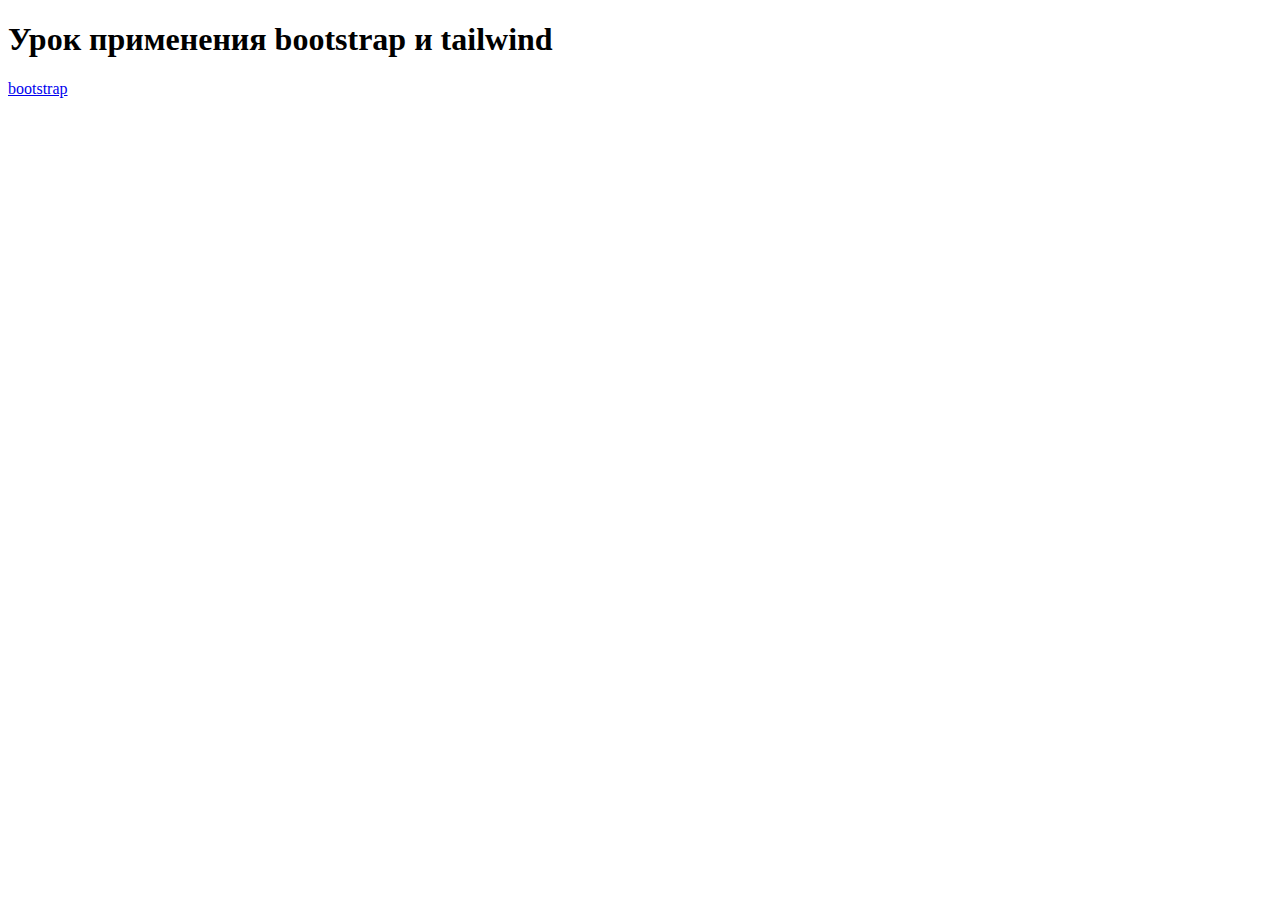
<file: Bootstrap и tailwind/index.html>
<!DOCTYPE html>
<html lang="en">
<head>
    <meta charset="UTF-8">
    <meta name="viewport" content="width=device-width, initial-scale=1.0">
    <title>Урок применения bootstrap и tailwind </title>
 
</head>
<body>
    <h1>Урок применения bootstrap и tailwind</h1>

    <a href="./bootstrap.html">bootstrap</a>
    <a href=""></a>
</body>
</html>
</file>
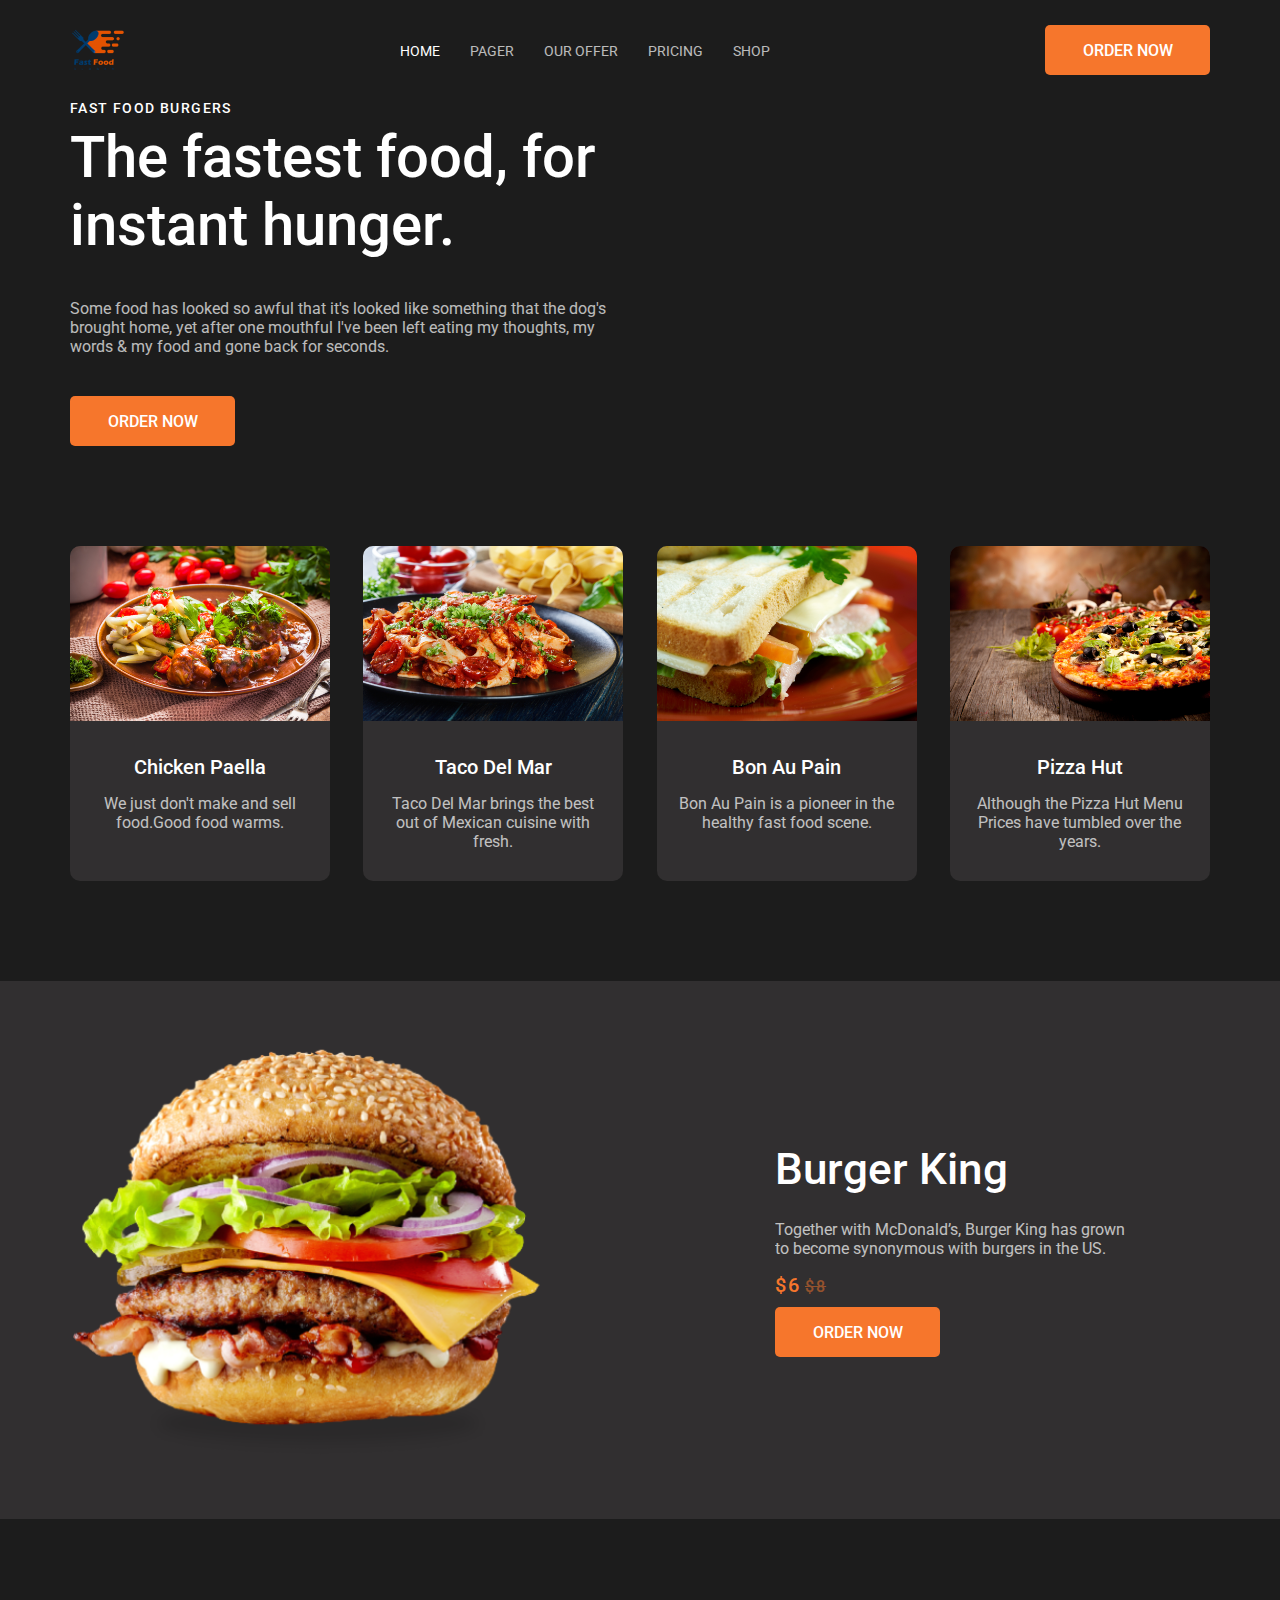
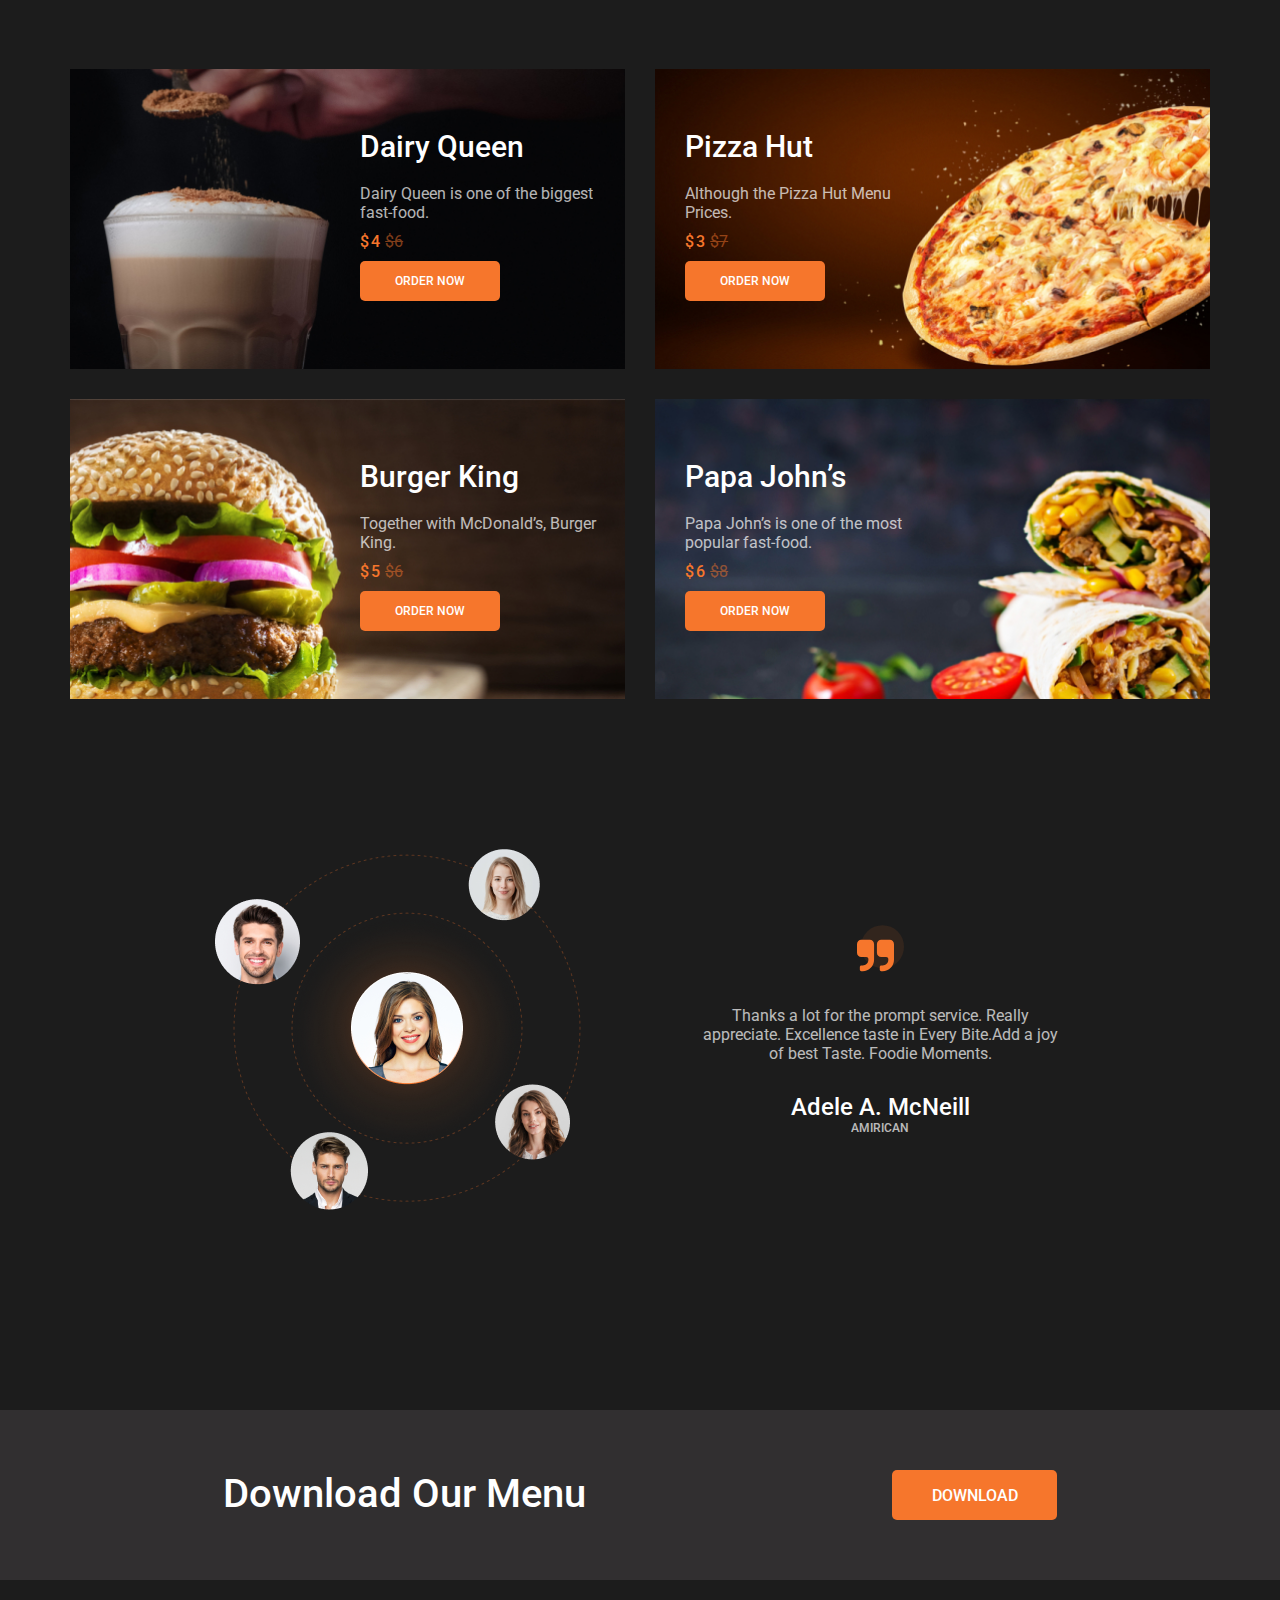
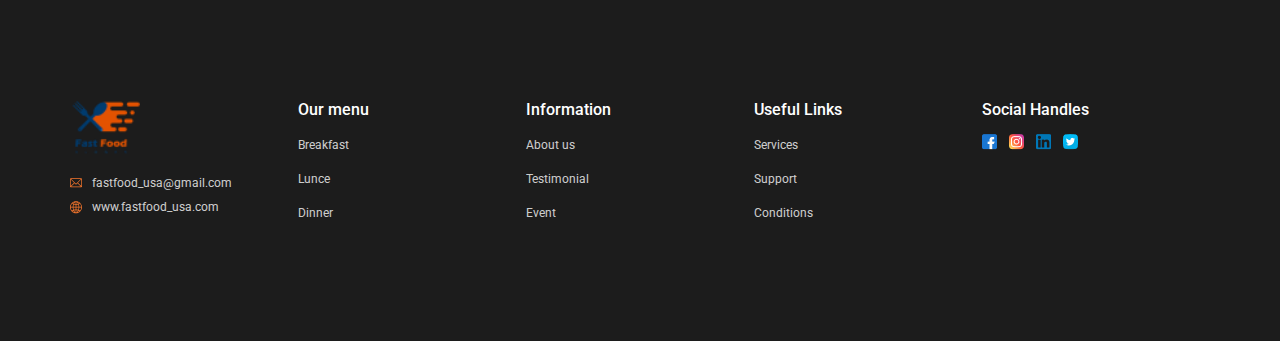
<file: Burger/index.html>
<!DOCTYPE html>
<html lang="en">
<head>
    <meta charset="UTF-8">
    <meta name="viewport" content="width=device-width, initial-scale=1.0">
    <title>Burger MAX</title>
    <link rel="stylesheet" href="./style.css">
</head>
<body>
    
    <header class="header">
        <div class="container">
    <img src="./images/icons/logo.png" alt="Логотип" class="header__logo">
        
    <nav class="header__nav">
            <ul class="header__list">
                <li><a class="active" href="#!">HOME</a></li>
                <li><a href="#!">PAGER</a></li>
                <li><a href="#!">OUR OFFER</a></li>
                <li><a href="#!">PRICING</a></li>
                <li><a href="#!">SHOP</a></li>
            </ul>
        </nav>

        <a href="#!" class="btn">Order now</a>
        </div>
        
    </header>

    <main class="main">
        <section class="welcome">
            <div class="container">
                <div class="welcome__text">
                <h4 class="welcome__subtitle">FAST FOOD BURGERS</h4>
                <h1 class="welcome__title">The fastest food, for instant hunger.</h1>
                <p class="welcome__desc">Some food has looked so awful that it's looked like something that the dog's brought home, yet after one mouthful I've been left eating my thoughts, my words & my food and gone back for seconds.</p>
                <a href="#!" class="btn">Order now</a>
                </div>
                </div>
        </section>

        <section class="food-list">
            <div class="container">
            <div class="food-list__card">
                <img src="./images/food-list-1.jpg" alt="" class="food-list__img">
                <div class="food-list__text-wrapper">
                <h4 class="food-list__title">Chicken Paella</h4>
                <p class="food-list__desc">We just don't make and sell food.Good food warms.</p>
                </div>
                </div>
            <div class="food-list__card">
                <img src="./images/food-list-2.jpg" alt="" class="food-list__img">
                <div class="food-list__text-wrapper">
                <h4 class="food-list__title">Taco Del Mar</h4>
                <p class="food-list__desc">Taco Del Mar brings the best out of Mexican cuisine with fresh.</p>
            </div>
            </div>
            <div class="food-list__card">
                <img src="./images/food-list-3.jpg" alt="" class="food-list__img">
                <div class="food-list__text-wrapper">
                <h4 class="food-list__title">Bon Au Pain</h4>
                <p class="food-list__desc">Bon Au Pain is a pioneer in the healthy fast food scene.</p>
            </div>
            </div>
            <div class="food-list__card">
            <img src="./images/food-list-4.jpg" alt="" class="food-list__img">
            <div class="food-list__text-wrapper">
            <h4 class="food-list__title">Pizza Hut</h4>
            <p class="food-list__desc">Although the Pizza Hut Menu Prices have tumbled over the years.</p>
        </div>
        </div>
        </div>
        </section>

        <section class="order">
            <div class="container">
                <img src="./images/burger.png" alt="" class="order__img">
            <div class="order__text">
                <h3 class="order__title">Burger King</h3>
                <p class="order__desc">Together with McDonald’s, Burger King has grown to become synonymous with burgers in the US.</p>
                <span class="order__price">$6</span>
                <span class="order__old-price">$8</span>
                <a href="#!" class="btn">Order now</a>
            </div>
            </div>        
        </section>

        <section class="product">
            <div class="container">
               <div class="product__card card-queen1">
                <h4 class="product__title">Dairy Queen</h4>
                <p class="product__desc">Dairy Queen is one of the biggest fast-food.</p>
                <span class="product__price">$4</span>
                <span class="product__old-price">$6</span>
                <a href="#!" class="btn btn--small">Order now</a>
            </div>
            <div class="product__card card-queen2">
                <h4 class="product__title">Pizza Hut</h4>
                <p class="product__desc">Although the Pizza Hut Menu Prices.</p>
                <span class="product__price">$3</span>
                <span class="product__old-price">$7</span>
                <a href="#!" class="btn btn--small">Order now</a>
        </div>
        <div class="product__card card-queen3">
                <h4 class="product__title">Burger King</h4>
                <p class="product__desc">Together with McDonald’s, Burger King.</p>
                <span class="product__price">$5</span>
                <span class="product__old-price">$6</span>
                <a href="#!" class="btn btn--small">Order now</a>
        </div>
        <div class="product__card card-queen4">
                <h4 class="product__title">Papa John’s</h4>
                <p class="product__desc">Papa John’s is one of the most popular fast-food.</p>
                <span class="product__price">$6</span>
                <span class="product__old-price">$8</span>
                <a href="#!" class="btn btn--small">Order now</a>
        </div>
        </div>
        </section>

        <section class="feedback">
            <div class="container">
                <img src="./images/feedback.png" alt="" class="feedback__img">
                <blockquote class="feedback__text">
                    <p class="feedback__desc">Thanks a lot for the prompt service. Really appreciate. Excellence taste in Every Bite.Add a joy of best Taste. Foodie Moments.</p>
                    <cite class="feedback__author">Adele A. McNeill</cite>
                    <span class="feedback__subauthor">AMIRICAN</span>
                </blockquote>
            </div>
        </section>

        <div class="download">
            <div class="container">
            <p class="download__title">Download Our Menu</p>
            <a href="./images/burger.png" class="btn" download>DOWNLOAD</a>  
            </div>
             </div>
    </main>


    <footer class="footer">
        <div class="container">
            <div class="footer__contacts">
               <img src="./images/icons/logo.png" alt="Логотип" class="footer__logo">            
                <a class="footer__link footer__link-mail" href="mailto:fastfood_usa@gmail.com">fastfood_usa@gmail.com</a>
                <a href="#!" class="footer__link footer__link-web">www.fastfood_usa.com</a>
            </div>
            <nav class="footer__nav">
                <ul class="footer__list">
                    <li class="footer__list-title footer__menu">
                        <a class="footer__title" href="#!">Our menu</a>
                        <ul class="footer__inner-list">
                            <li class="footer__list-item"><a href="#!">Breakfast</a></li>
                            <li class="footer__list-item"><a href="#!">Lunce</a></li>
                            <li class="footer__list-item"><a href="#!">Dinner</a></li>
                        </ul>
                    </li>
                    <li class="footer__list-title footer__info">
                        <a class="footer__title" href="#!">Information</a>
                        <ul class="footer__inner-list">
                            <li class="footer__list-item"><a href="#!">About us</a></li>
                            <li class="footer__list-item"><a href="#!">Testimonial</a></li>
                            <li class="footer__list-item"><a href="#!">Event</a></li>
                        </ul>
                    </li>
                    <li class="footer__list-title footer__links">
                        <a class="footer__title" href="#!">Useful Links</a>
                        <ul class="footer__inner-list">
                            <li class="footer__list-item"><a href="#!">Services</a></li>
                            <li class="footer__list-item"><a href="#!">Support</a></li>
                            <li class="footer__list-item"><a href="#!">Conditions</a></li>
                        </ul>
                    </li>
                </ul>
            </nav>
            <div class="footer__socials">
                <p class="footer__title">Social Handles</p>
                <div class="footer__socials-icons">
                <a class="footer__socials-link" href="#!"><img  src="./images/icons/socials/facebook.png" alt=""></a>
                <a class="footer__socials-link" href="#!"><img  src="./images/icons/socials/instagram.png"alt=""></a>
                <a class="footer__socials-link" href="#!"><img  src="./images/icons/socials/linkedin.png" alt=""></a>
                <a class="footer__socials-link" href="#!"><img  src="./images/icons/socials/twitter.png" alt=""></a>
            </div>

            </div>
        </div>
    </footer>
</body>
</html>

<!-- 

-->
</file>
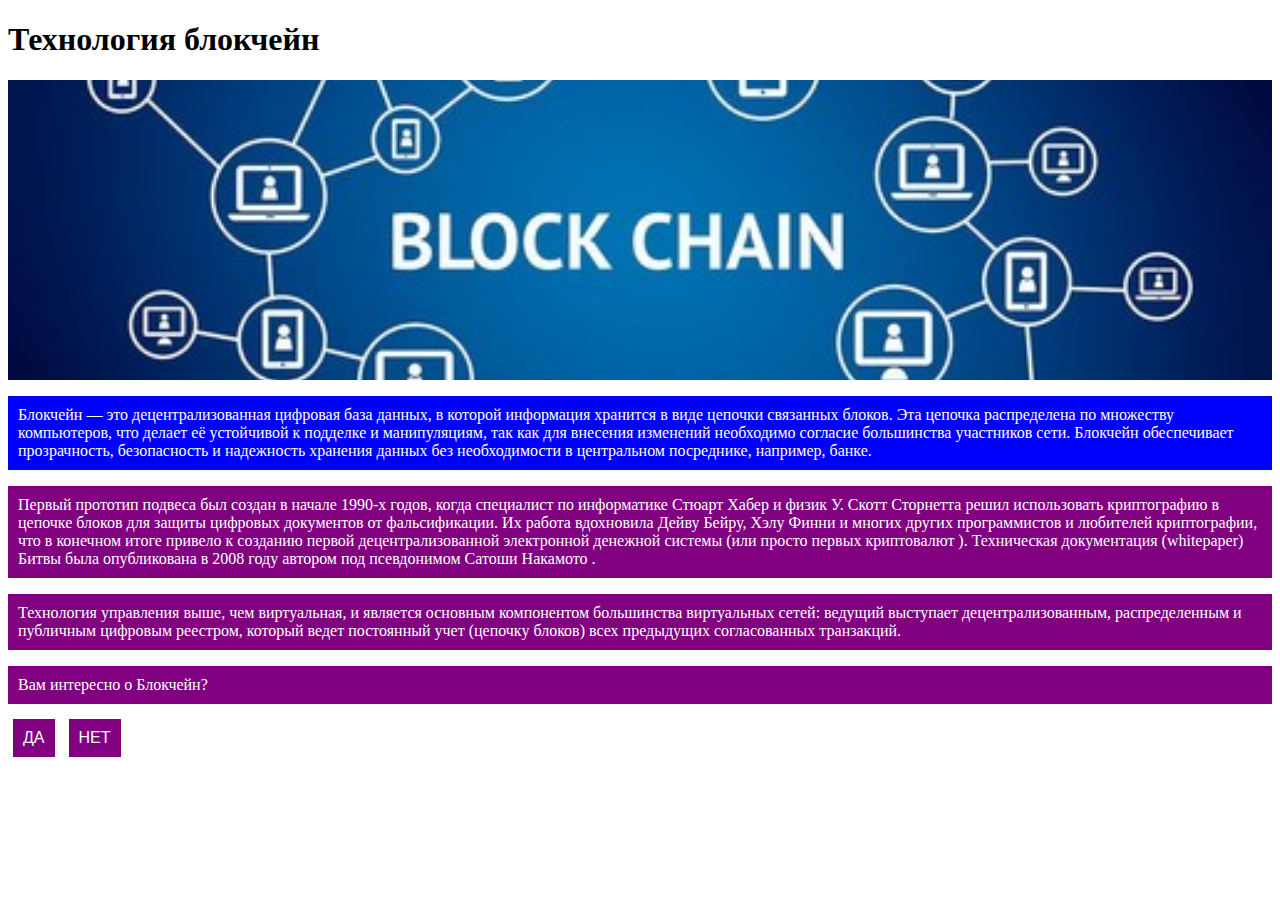
<file: Блокчейн/index.html>
<!DOCTYPE html>
<html lang="en">
<head>
    <meta charset="UTF-8">
    <meta name="viewport" content="width=device-width, initial-scale=1.0">
    <link rel="stylesheet" href="./style.css">
    <title>Document</title>
    
</head>
<body>
    <h1>Технология блокчейн</h1>

<div class="img block">
    <img class="jpg" src="./blockchain.jpg">
</div>

<div class="test__p">
    <p class="bg-black">
       Блокчейн — это децентрализованная цифровая база данных, в которой информация хранится в виде цепочки связанных блоков. Эта цепочка распределена по множеству компьютеров, что делает её устойчивой к подделке и манипуляциям, так как для внесения изменений необходимо согласие большинства участников сети. Блокчейн обеспечивает прозрачность, безопасность и надежность хранения данных без необходимости в центральном посреднике, например, банке. 
    </p>
</div>

<p class="bg-black">
    Первый прототип подвеса был создан в начале 1990-х годов, когда специалист по информатике Стюарт Хабер и физик У. Скотт Сторнетта решил использовать криптографию в цепочке блоков для защиты цифровых документов от фальсификации. Их работа вдохновила Дейву Бейру, Хэлу Финни и многих других программистов и любителей криптографии, что в конечном итоге привело к созданию первой децентрализованной электронной денежной системы (или просто первых криптовалют ). Техническая документация (whitepaper) Битвы была опубликована в 2008 году автором под псевдонимом Сатоши Накамото .
</p>

<p class="bg-black">
    Технология управления выше, чем виртуальная, и является основным компонентом большинства виртуальных сетей: ведущий выступает децентрализованным, распределенным и публичным цифровым реестром, который ведет постоянный учет (цепочку блоков) всех предыдущих согласованных транзакций.
</p>

<p class="bg-black">Вам интересно о Блокчейн?</p>

<button class="bg-black">ДА</button>
<button class="bg-black">НЕТ</button>
</body>
</html>
</file>
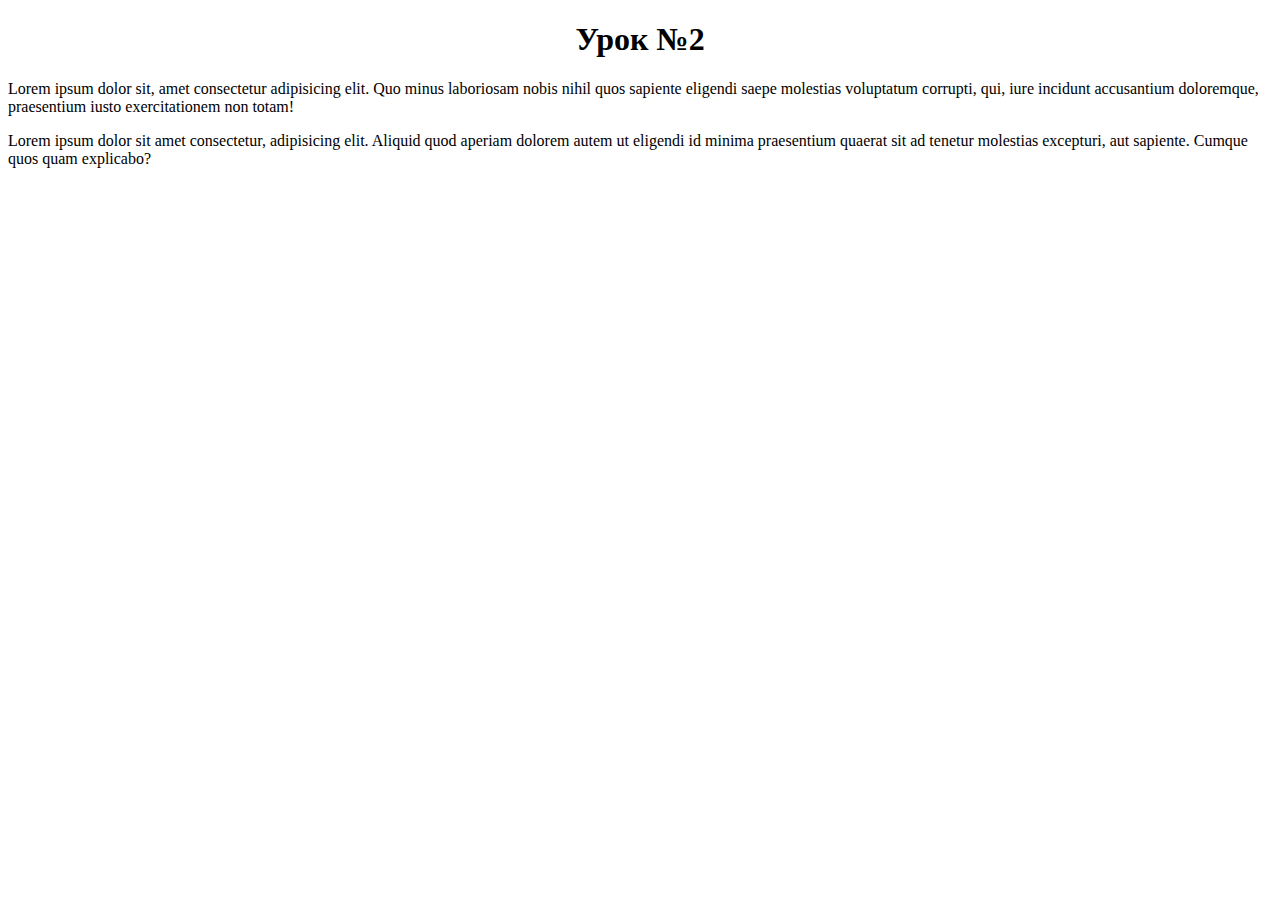
<file: О себе/index.html>
<!DOCTYPE html>
<html lang="en">
<head>
    <meta charset="UTF-8">
    <meta name="viewport" content="width=device-width, initial-scale=1.0">
    <link rel="stylesheet" href="./style.css">
    <title>урок 2</title>
</head>
<body>
    
<h1>Урок №2</h1>
    
</body>


<body>
    <p>Lorem ipsum dolor sit, amet consectetur adipisicing elit. Quo minus laboriosam nobis nihil quos sapiente eligendi saepe molestias voluptatum corrupti, qui, iure incidunt accusantium doloremque, praesentium iusto exercitationem non totam!</p>


    <p>Lorem ipsum dolor sit amet consectetur, adipisicing elit. Aliquid quod aperiam dolorem autem ut eligendi id minima praesentium quaerat sit ad tenetur molestias excepturi, aut sapiente. Cumque quos quam explicabo?</p>
</body>
</html>
</file>
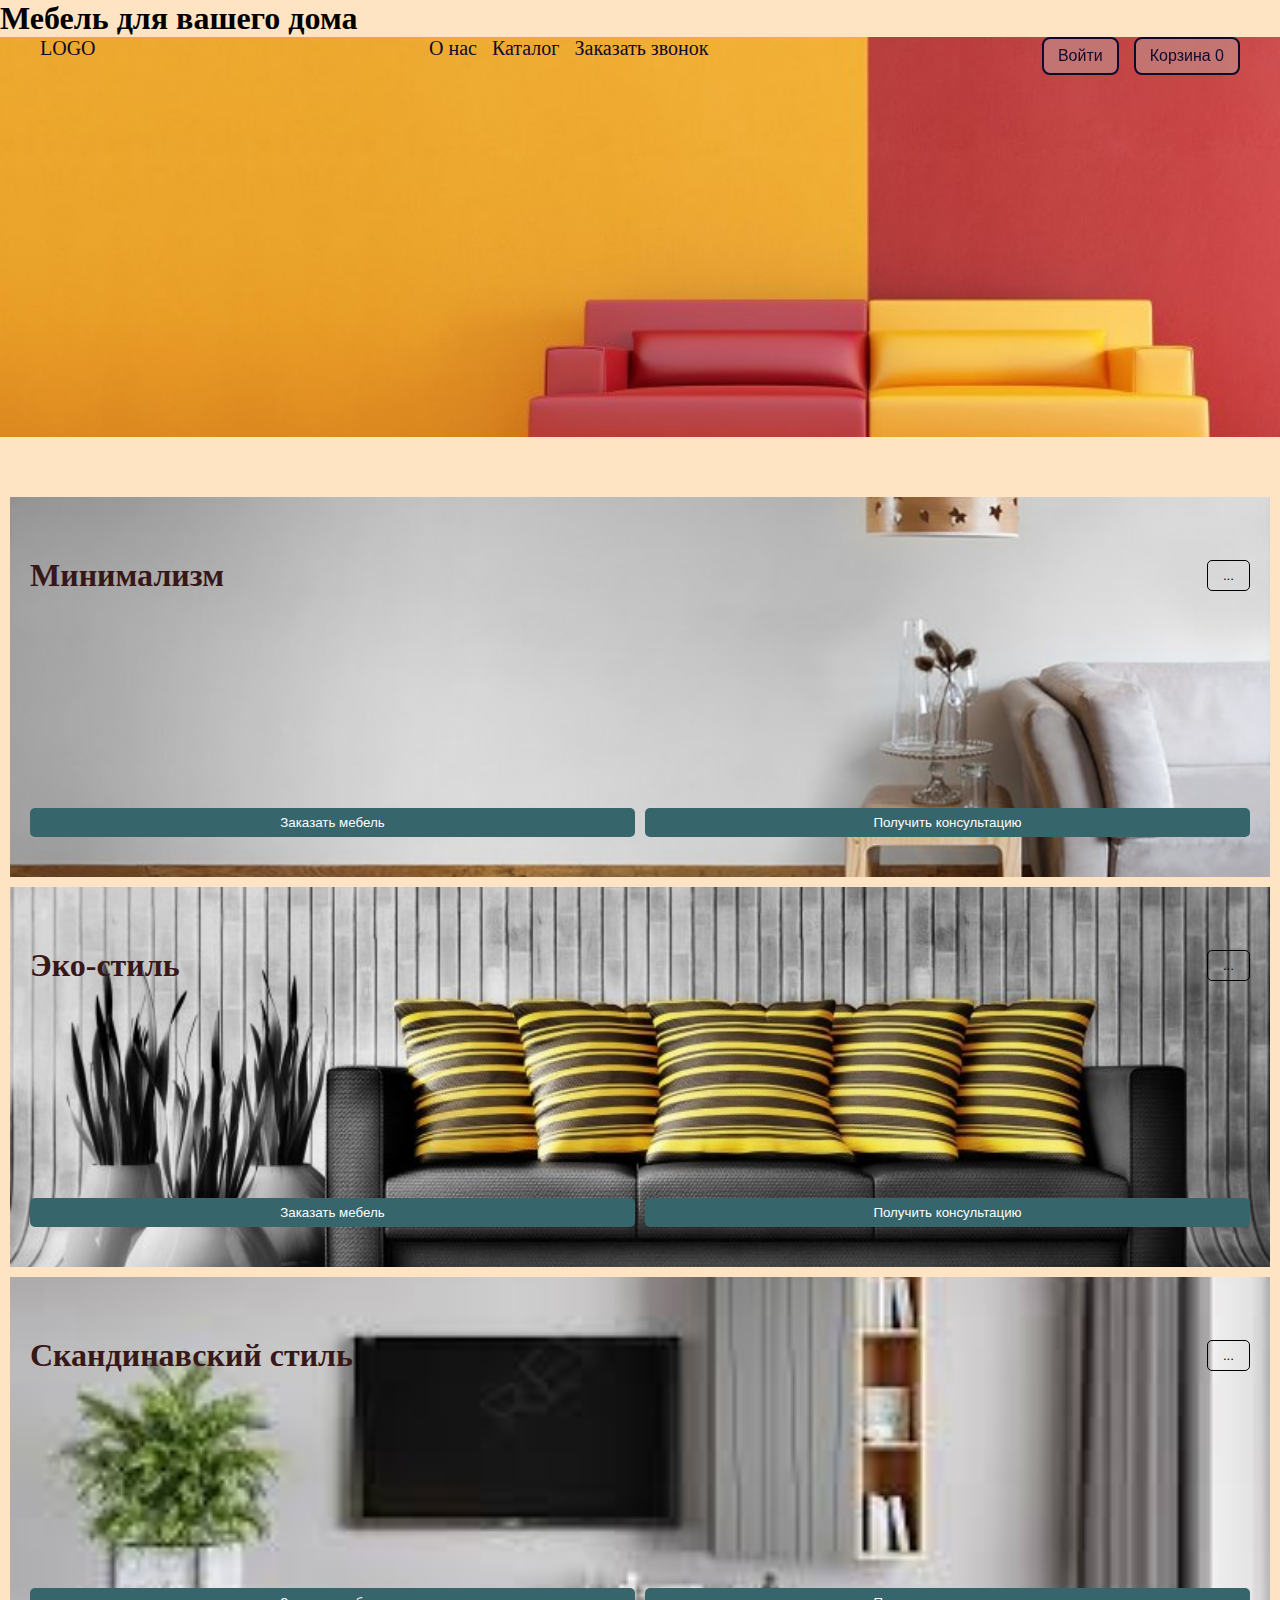
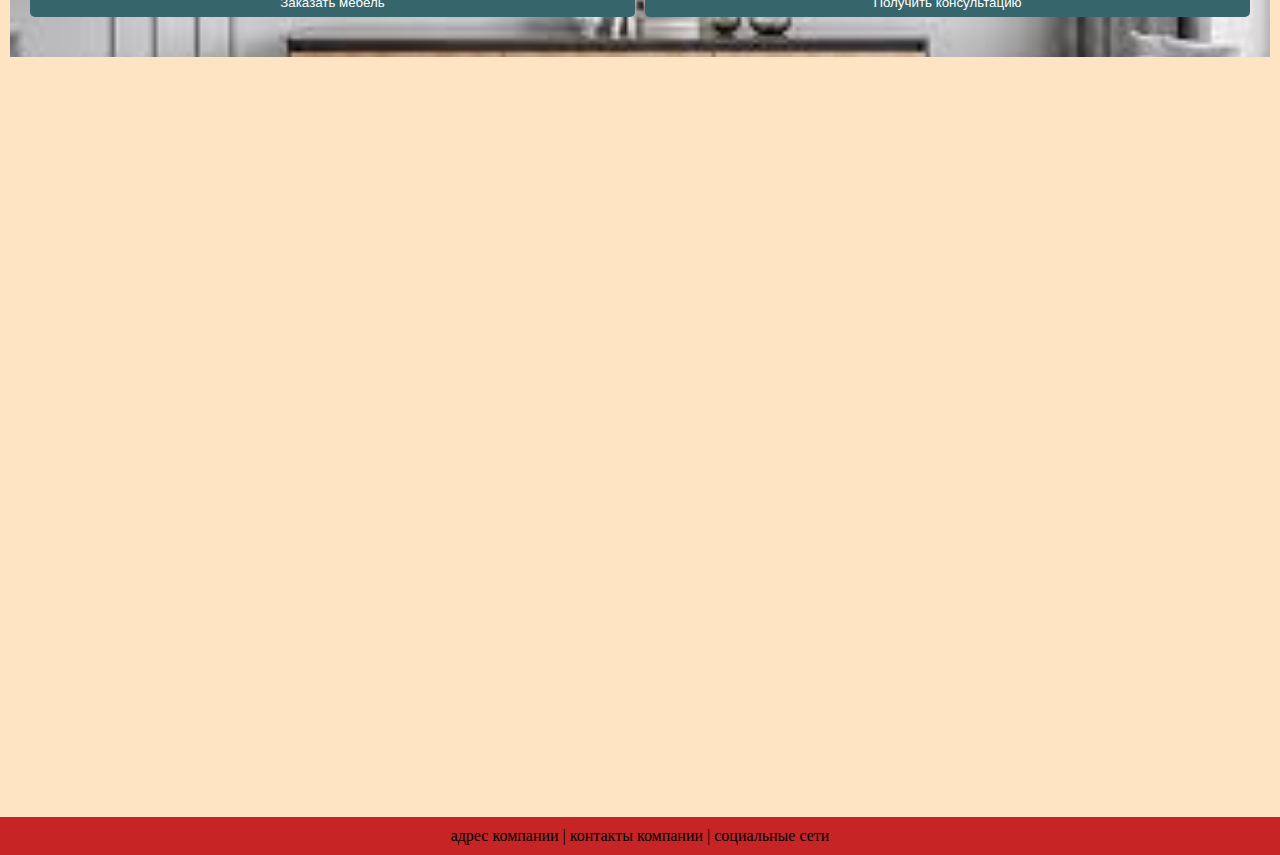
<file: Сайт мебели/index.html>
<!DOCTYPE html>
<html lang="en">
<head>
  <meta charset="UTF-8">
  <meta name="viewport" content="width=device-width, initial-scale=1.0">
  <link rel="stylesheet" href="./main.css">
  <title>Document</title>
</head>

<body>
  <h1 class="new_cards_center">Мебель для вашего дома</h1>

  <header class="header">
  <div class="header__logo">LOGO</div>

  <nav class="header__nav">
    <ul class="header__list">
      <li><a href="#!">О нас</a></li>
      <li><a href="#!">Каталог</a></li>
      <li><a href="#!">Заказать звонок</a></li>
    </ul>
  </nav>

  <div class="header__actions">
    <button class="btn-login">Войти</button>
    <button class="btn-cart">Корзина <span id="cart-count">0</span></button>
  </div>
</header>

  <main>
  <section class="new_cards_blok">

<article class="new_cards new_cards_minimum">
  <div class="new_cards_header">
      <h1 class="new_cards_title">Минимализм</h1>
      <button class="btn btn_outline new_cards_more">...</button>
    </div>
    <!-- <p class="new_cards_text">
      Минимализм в интерьере 2025 года - это не только про отсутствие лишних вещей, но и про создание гармоничного, уютного пространства. Мебель в этом стиле отличается простыми формами, нейтральными цветами и натуральными фактурами. Модные кровати 2025 в минималистичном стиле часто имеют низкое изголовье, прямые линии и деревянный или металлический каркас. Модные шкафы 2025 также отличаются лаконичным дизайном, встроенными системами хранения и отсутствием лишнего декора.
    </p> -->

    <div class="new_cards_footer">
      <button class="btn btn_main new_cards_button">Заказать мебель</button>
      <button class="btn btn_main new_cards_button">Получить консультацию</button>
    </div>
</article>


<article class="new_cards new_cards_eco">
  <div class="new_cards_header">
      <h1 class="new_cards_title">Эко-стиль</h1>
      <button class="btn btn_outline new_cards_more">...</button>
    </div>
    <!-- <p class="new_cards_text">
      Эко-стиль в интерьере 2025 года - это не только про использование натуральных материалов и растений, но и про создание здоровой и гармоничной атмосферы в доме. Мебель в эко-стиле часто выполнена из дерева, ротанга, бамбука, а также переработанных материалов. Модные цвета мебели 2025 в эко-стиле - природные оттенки зеленого, коричневого, бежевого. В таком интерьере много естественного света, живых растений и натуральных фактур.
    </p> -->

    <div class="new_cards_footer">
      <button class="btn btn_main new_cards_button">Заказать мебель</button>
      <button class="btn btn_main new_cards_button">Получить консультацию</button>
    </div>
</article>


<article class="new_cards new_cards_skandi">
  <div class="new_cards_header">
      <h1 class="new_cards_title">Скандинавский стиль</h1>
      <button class="btn btn_outline new_cards_more">...</button>
    </div>
    <!-- <p class="new_cards_text">
      Скандинавский стиль в интерьере 2025 года по-прежнему остается одним из самых популярных. Он характеризуется светлыми тонами, натуральными материалами и функциональностью. Мебель в скандинавском стиле отличается простыми формами, часто выполнена из светлого дерева, такого как сосна или береза. Модный цвет стен 2025 года в скандинавском интерьере - белый, серый, бежевый, а также пастельные оттенки голубого, розового, зеленого.
    </p> -->

    <div class="new_cards_footer">
      <button class="btn btn_main new_cards_button">Заказать мебель</button>
      <button class="btn btn_main new_cards_button">Получить консультацию</button>
    </div>
</article>
   
  </section>

</main>
  <footer>
    адрес компании | контакты компании | социальные сети
  </footer>
  
</body>

</html>
</file>
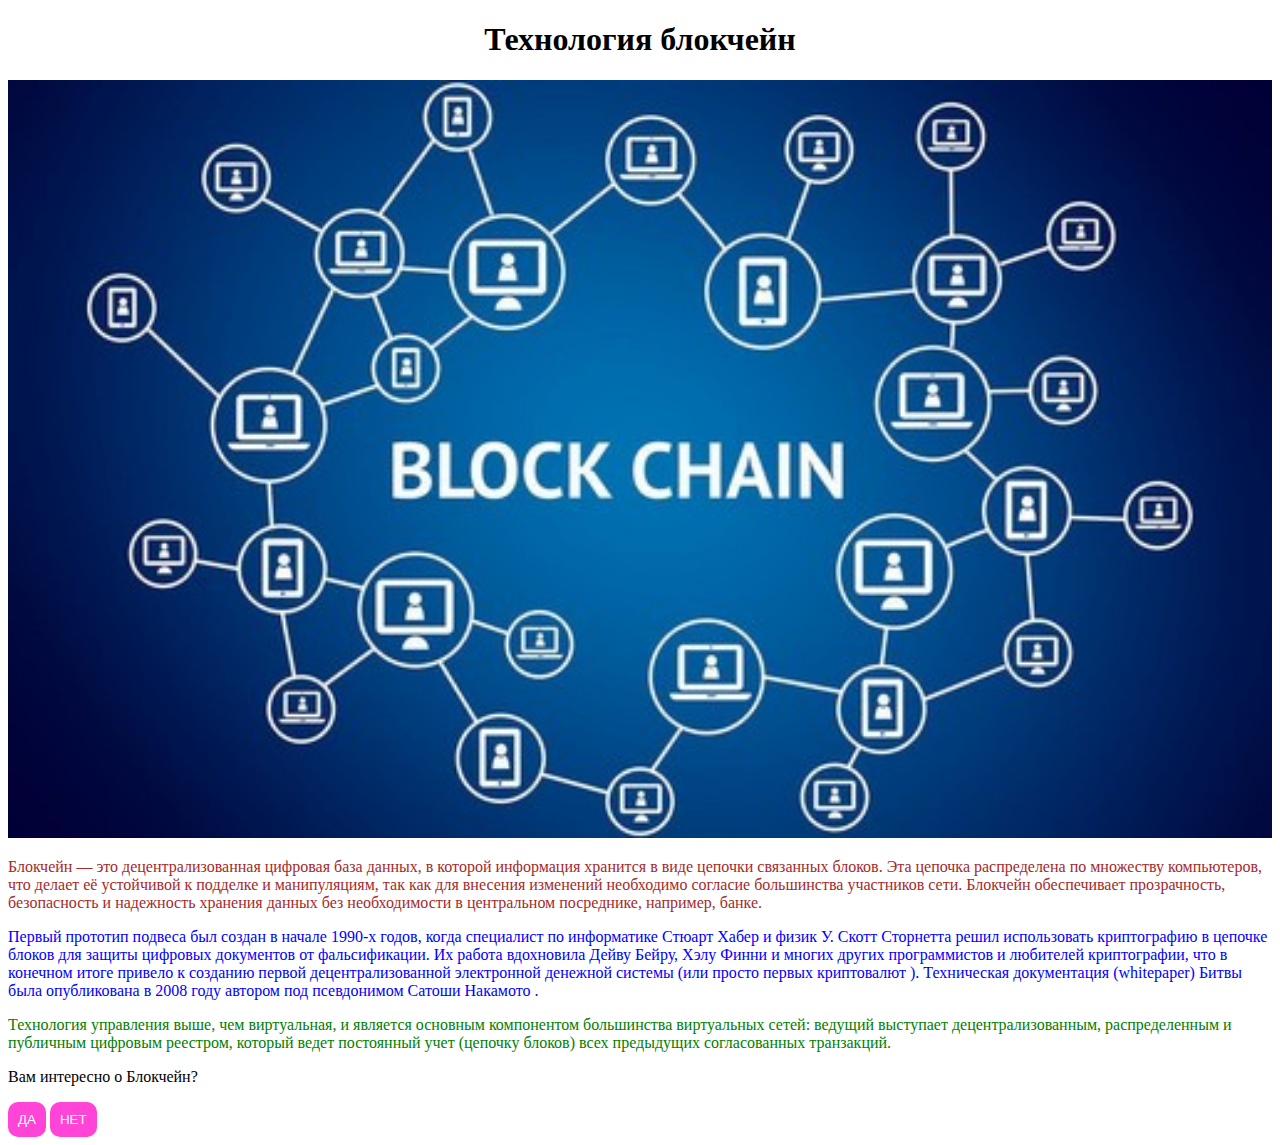
<file: УРОК 2/index.html>
<!DOCTYPE html>
<html lang="en">
<head>
    <meta charset="UTF-8">
    <meta name="viewport" content="width=device-width, initial-scale=1.0">
    <link rel="stylesheet" href="./style.css">
    <title>Урок №2</title>
</head>
<body>
    

    
<h1>
    Технология блокчейн
</h1>

<div class="img block">
    <img class="jpg" src="./blockchain.jpg">
</div>
<p class="Pervoe">
    Блокчейн — это децентрализованная цифровая база данных, в которой информация хранится в виде цепочки связанных блоков. Эта цепочка распределена по множеству компьютеров, что делает её устойчивой к подделке и манипуляциям, так как для внесения изменений необходимо согласие большинства участников сети. Блокчейн обеспечивает прозрачность, безопасность и надежность хранения данных без необходимости в центральном посреднике, например, банке. 
</p>

<p class="Vtoroe">
    Первый прототип подвеса был создан в начале 1990-х годов, когда специалист по информатике Стюарт Хабер и физик У. Скотт Сторнетта решил использовать криптографию в цепочке блоков для защиты цифровых документов от фальсификации. Их работа вдохновила Дейву Бейру, Хэлу Финни и многих других программистов и любителей криптографии, что в конечном итоге привело к созданию первой децентрализованной электронной денежной системы (или просто первых криптовалют ). Техническая документация (whitepaper) Битвы была опубликована в 2008 году автором под псевдонимом Сатоши Накамото .
</p>
<p  class="Tretie">
    Технология управления выше, чем виртуальная, и является основным компонентом большинства виртуальных сетей: ведущий выступает децентрализованным, распределенным и публичным цифровым реестром, который ведет постоянный учет (цепочку блоков) всех предыдущих согласованных транзакций.
</p>


<p>Вам интересно о Блокчейн?</p>


<button class="btn">ДА</button>

<button class="btn2">НЕТ</button>

</body>
</html>
</file>
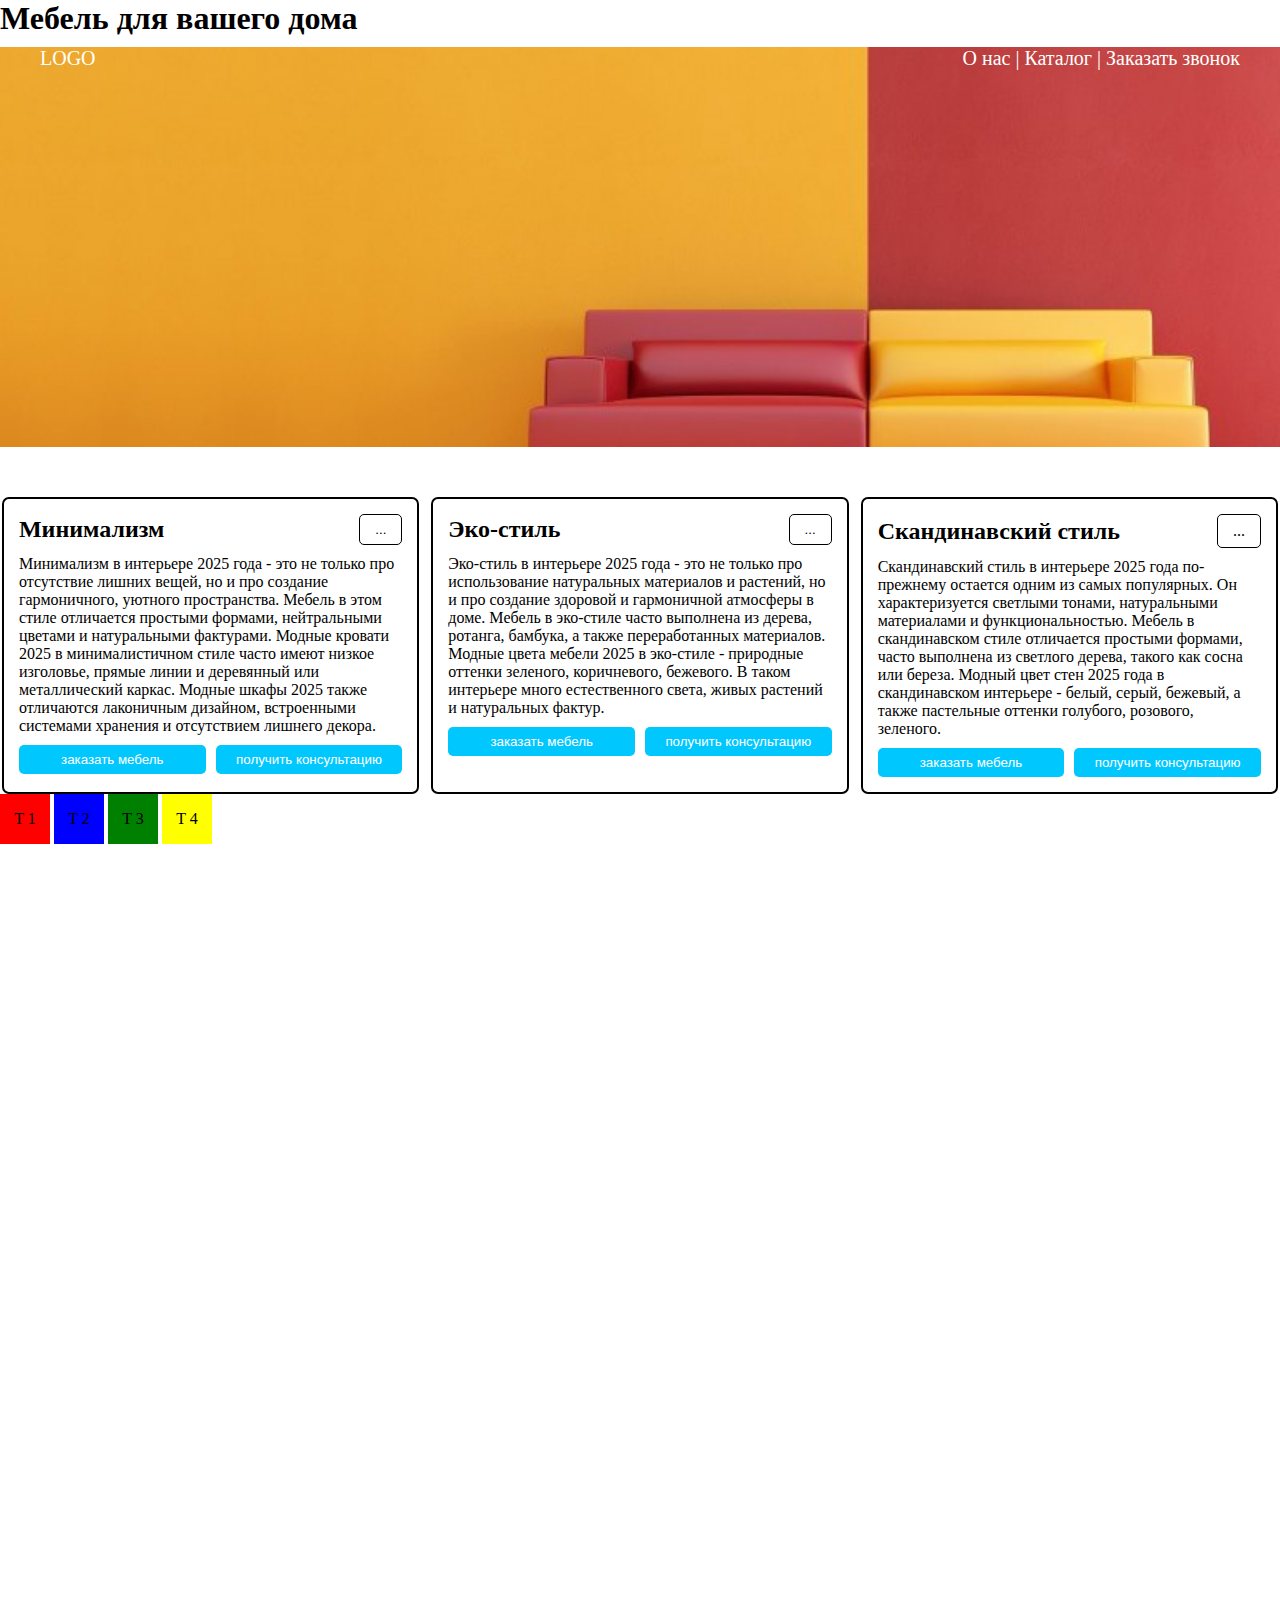
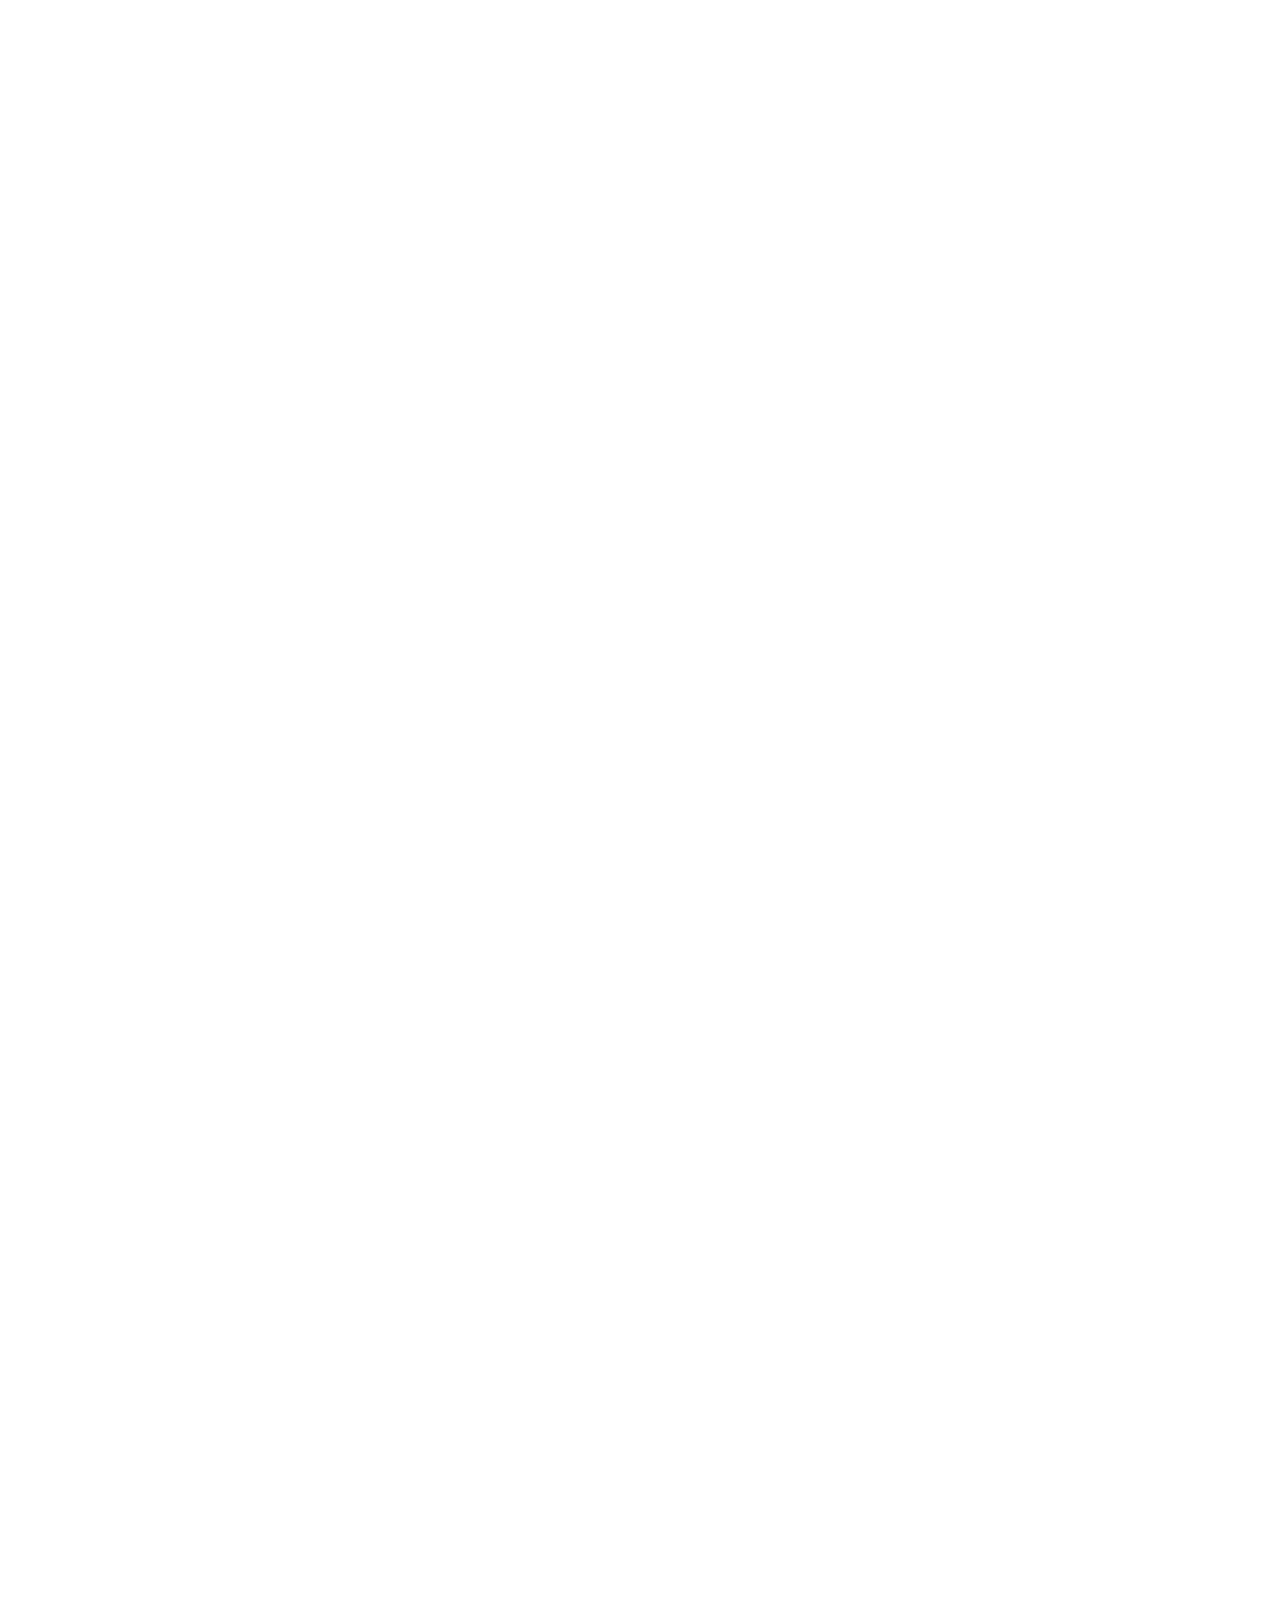
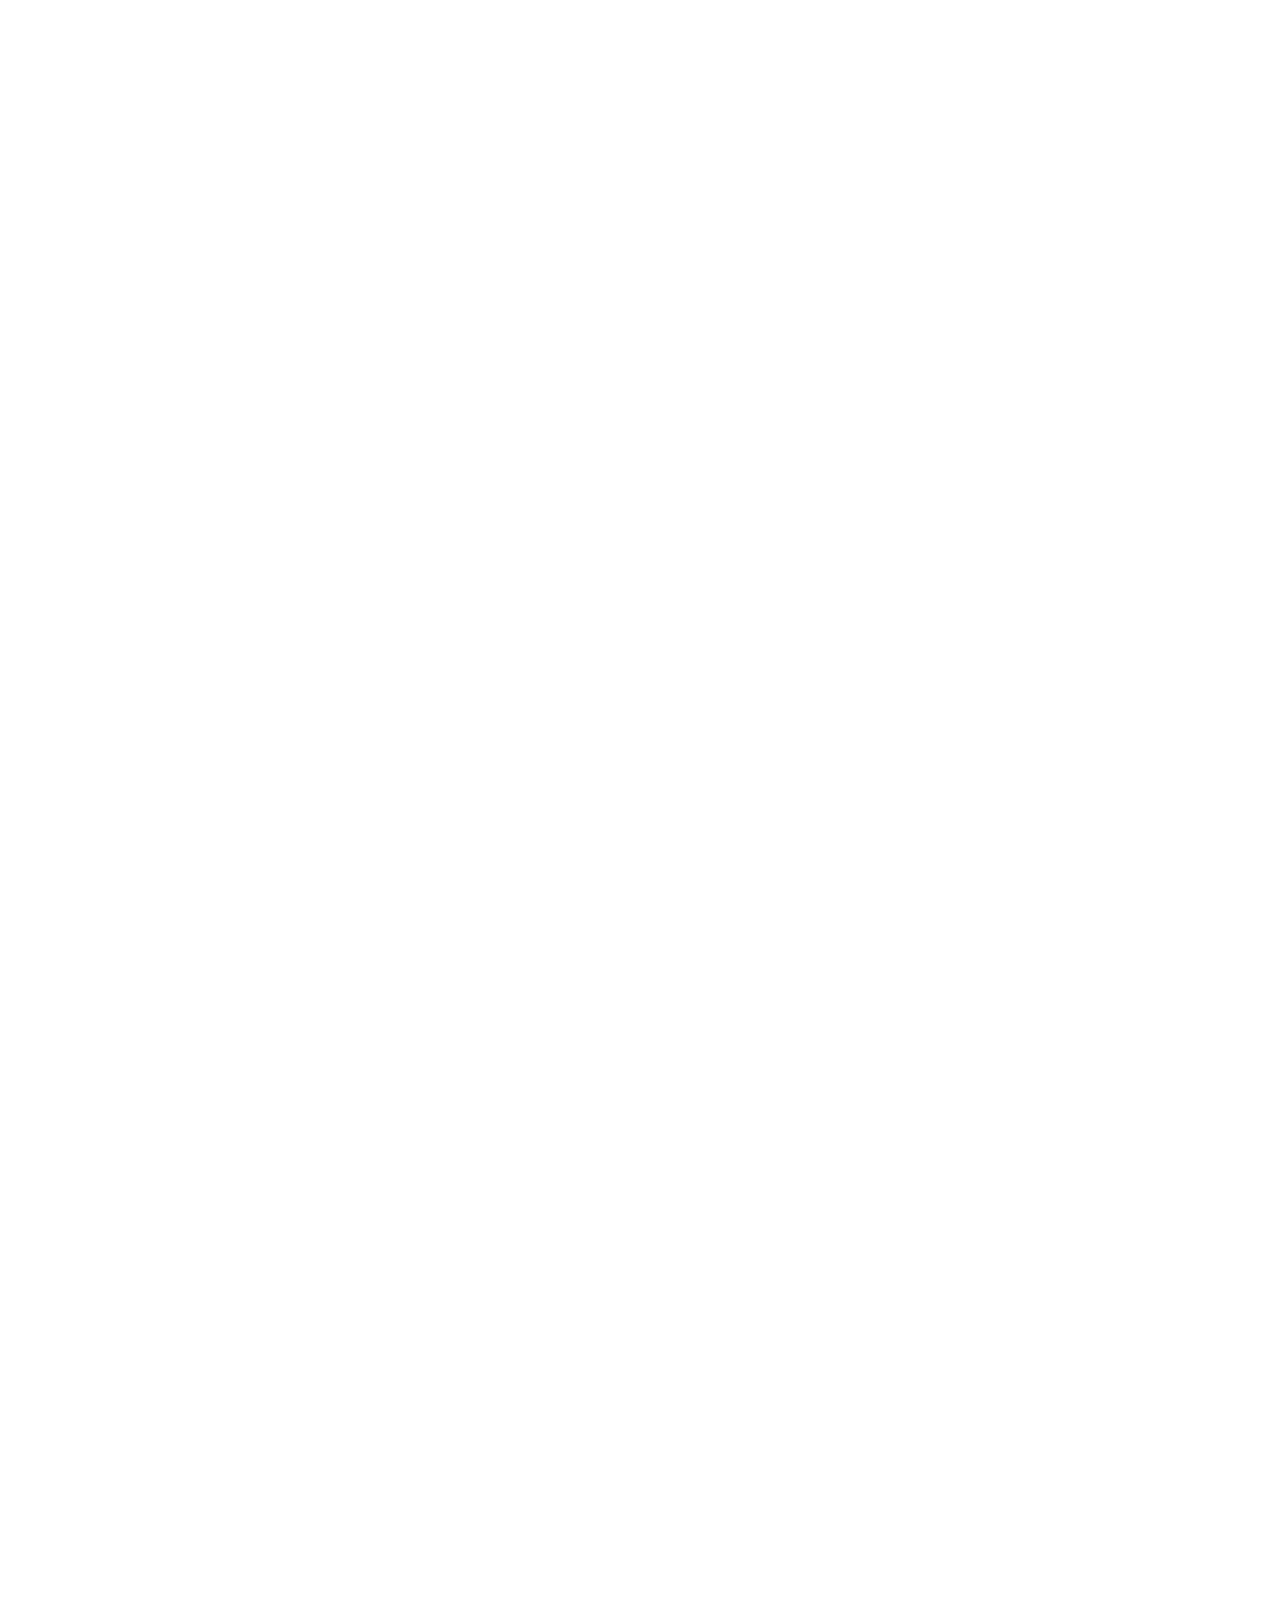
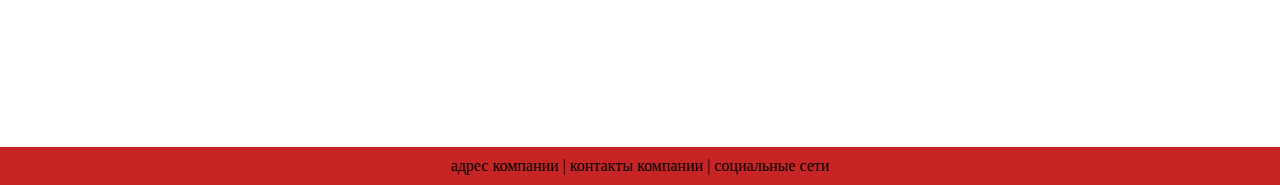
<file: index3.html>
<!DOCTYPE html>
<html lang="en">
<head>
  <meta charset="UTF-8">
  <meta name="viewport" content="width=device-width, initial-scale=1.0">
  <link rel="stylesheet" href="./css/main.css">
  <title>Document</title>
</head>

<body>
  <h1 class="new_cards_center">Мебель для вашего дома</h1>
</body>


<body>
  <header>
    LOGO
    <nav class="nav_header_test">
      О нас | Каталог | Заказать звонок
    </nav>
  </header>

  <main>
  <section class="new_cards_blok">

<article class="new_cards">
  <div class="new_cards_header">
      <h2 class="new_cards_title">Минимализм</h2>
      <button class="btn btn_outline new_cards_more">...</button>
    </div>
    <p class="new_cards_text">
      Минимализм в интерьере 2025 года - это не только про отсутствие лишних вещей, но и про создание гармоничного, уютного пространства. Мебель в этом стиле отличается простыми формами, нейтральными цветами и натуральными фактурами. Модные кровати 2025 в минималистичном стиле часто имеют низкое изголовье, прямые линии и деревянный или металлический каркас. Модные шкафы 2025 также отличаются лаконичным дизайном, встроенными системами хранения и отсутствием лишнего декора.
    </p>

    <div class="new_cards_footer">
      <button class="btn btn_main new_cards_button">заказать мебель</button>
      <button class="btn btn_main new_cards_button">получить консультацию</button>
    </div>
</article>


<article class="new_cards">
  <div class="new_cards_header">
      <h2 class="new_cards_title">Эко-стиль</h2>
      <button class="btn btn_outline new_cards_more">...</button>
    </div>
    <p class="new_cards_text">
      Эко-стиль в интерьере 2025 года - это не только про использование натуральных материалов и растений, но и про создание здоровой и гармоничной атмосферы в доме. Мебель в эко-стиле часто выполнена из дерева, ротанга, бамбука, а также переработанных материалов. Модные цвета мебели 2025 в эко-стиле - природные оттенки зеленого, коричневого, бежевого. В таком интерьере много естественного света, живых растений и натуральных фактур.
    </p>

    <div class="new_cards_footer">
      <button class="btn btn_main new_cards_button">заказать мебель</button>
      <button class="btn btn_main new_cards_button">получить консультацию</button>
    </div>
</article>


<article class="new_cards">
  <div class="new_cards_header">
      <h2 class="new_cards_title">Скандинавский стиль</h2>
      <bbutton class="btn btn_outline new_cards_more">...</bbutton>
    </div>
    <p class="new_cards_text">
      Скандинавский стиль в интерьере 2025 года по-прежнему остается одним из самых популярных. Он характеризуется светлыми тонами, натуральными материалами и функциональностью. Мебель в скандинавском стиле отличается простыми формами, часто выполнена из светлого дерева, такого как сосна или береза. Модный цвет стен 2025 года в скандинавском интерьере - белый, серый, бежевый, а также пастельные оттенки голубого, розового, зеленого.
    </p>

    <div class="new_cards_footer">
      <button class="btn btn_main new_cards_button">заказать мебель</button>
      <button class="btn btn_main new_cards_button">получить консультацию</button>
    </div>
</article>
   
  </section>


  <div class="test_main">
    
    <div class="test test1">T 1</div>
    <div class="test test2">T 2</div>
    <div class="test test3">T 3</div>
    <div class="test test4">T 4</div>
  
  </div>

</main>
  <footer>
    адрес компании | контакты компании | социальные сети
  </footer>
</body>
</html>
</file>
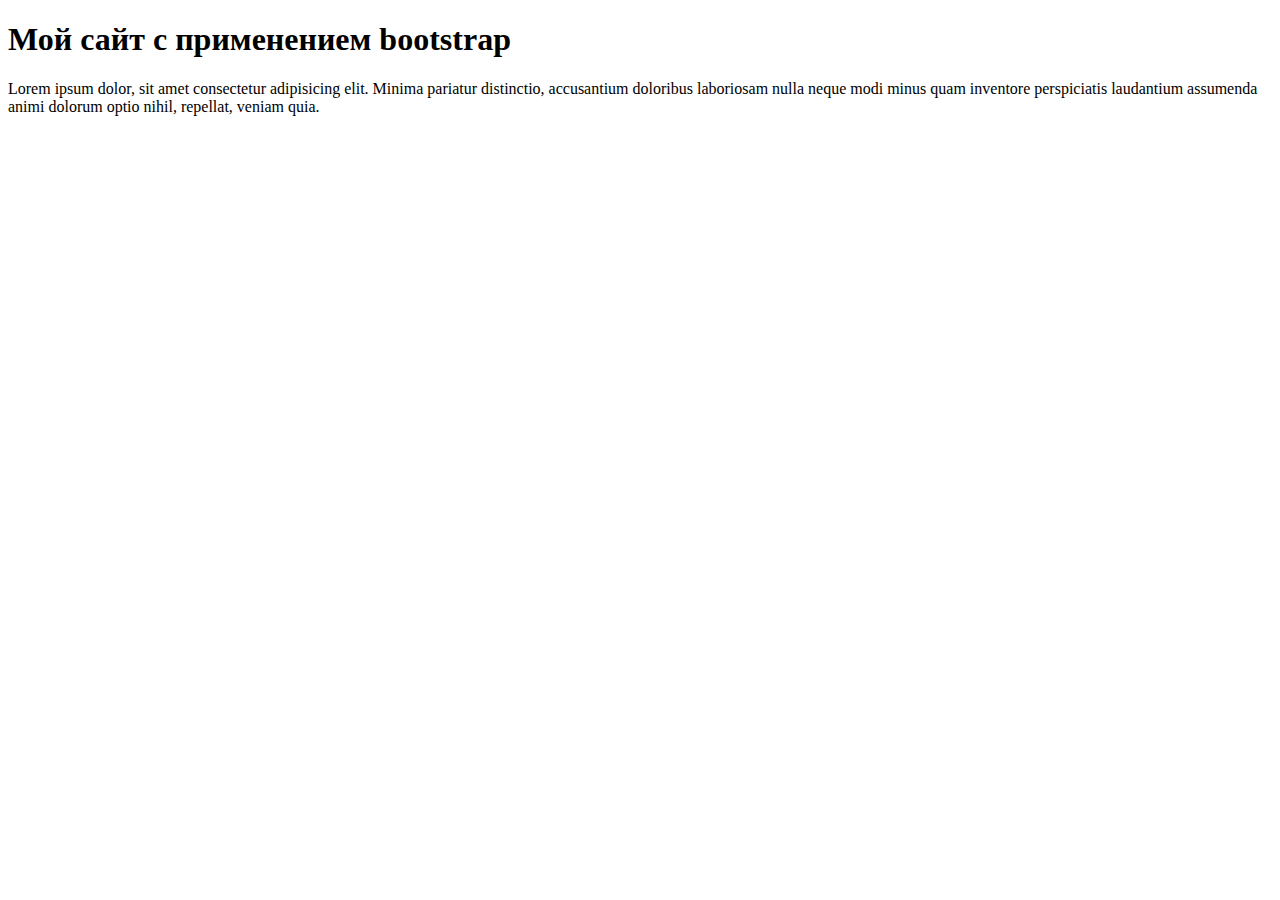
<file: Bootstrap и tailwind/bootstrap.html>
<!DOCTYPE html>
<html lang="en">
<head>
    <meta charset="UTF-8">
    <meta name="viewport" content="width=device-width, initial-scale=1.0">
    <title>Document</title>
      <link href="https://cdn.jsdelivr.net/npm/bootstrap@5.3.8/dist/css/bootstrap.min.css" rel="stylesheet" integrity="sha384-sRIl4kxILFvY47J16cr9ZwB07vP4J8+LH7qKQnuqkuIAvNWLzeN8tE5YBujZqJLB" crossorigin="anonymous">
</head>
<body>
    <h1>Мой сайт с применением bootstrap</h1>

    <div class="text-center text-primary">
        <p>Lorem ipsum dolor, sit amet consectetur adipisicing elit. Minima pariatur distinctio, accusantium doloribus laboriosam nulla neque modi minus quam inventore perspiciatis laudantium assumenda animi dolorum optio nihil, repellat, veniam quia.</p>
    </div>
</body>
</html>
</file>
<file: Burger/style.css>
@import url('https://fonts.googleapis.com/css2?family=Roboto:ital,wght@0,100..900;1,100..900&display=swap');
body {
margin: 0;
font-family: 'Roboto', sans-serif;
background-color: #1c1c1c;
color: white;
}
a {
    color: #fff;
    text-decoration: none;
}

p {
    margin: 0;
}

p + p {
    margin-top: 15px;
}
ul {
    list-style: none;
    padding: 0;
    margin: 0;
}

h1, h2, h3, h4, h5, h6 {
    font-weight: 500;
    margin: 0;
}

img {
    max-width: 100%;
}
.container {
    box-sizing: border-box;

    max-width: 1170px;
    margin-left: auto;
    margin-right: auto;
    padding: 0 15px;
}

.btn {
display: flex;
align-items: center;
justify-content: center;
text-transform: uppercase;

width: 165px;
height: 50px;

font-weight: 500;
font-size: 16px;

background: #f6762c;
border-radius: 5px;

transition: opacity 0.3s;

}

.btn:hover {
    opacity: 0.8;
}

.btn--small {

    width: 140px;
    height: 40px;
    font-size: 12px;    
}



.header {
 padding: 25px 0;
 
}

.header .container {
    display: flex;
    justify-content: space-between;
    align-items: center; 
}


.header__logo {

}

.header__nav {

}

.header__list {
display: flex;
gap: 30px;

}

.header__nav a {
    font-size: 14px;
    opacity: 0.7;

    transition: opacity 0.3s;

}

.header__nav a:hover {
    opacity: 1;

}

.header__nav a.active
{
    opacity: 1;
}

.Welcome {
    box-sizing: border-box;
    min-height: 100vh;

margin-top: -100px;
padding: 200px 0;

background-image: url("./images/welcome-bg.jpg");
background-repeat: no-repeat;
background-size: cover;
background-position: center;
}

.welcome__text {
   width: 550px;

}

.welcome__subtitle {
    margin-bottom: 7px;
    
    font-size: 14px;
    letter-spacing: 0.1em;
    
}

.welcome__title {
    font-size: 58px;
}

.welcome__desc {
    margin: 40px 0;
    font-size: 16px;
    opacity: 0.7;
}


.food-list {
    padding: 100px 0;
}

.food-list .container {
    display: flex;
    justify-content: space-between;
    flex-wrap: wrap;
    gap: 40px 10px;
}

.food-list__card {
    width: 260px;
    overflow: hidden;
    text-align: center;
    background: #312f30;
    border-radius: 10px;
}

.food-list__img {
    width: 100%;
    height: 175px;
    object-fit: cover;
}

.food-list__text-wrapper {
    padding: 30px 20px;

}

.food-list__title {
    font-size: 20px;
    margin-bottom: 15px;
}

.food-list__desc {
    font-size: 16px;
    opacity: 0.7;
}

.order {
    background: #312F30;
    padding: 60px 0;

}

.order .container {
    display: flex;
    justify-content: space-between;
    align-items: center;
    
    padding-right: 90px;
}

.order__img {
    max-width: 470px;
}

.order__text {
    max-width: 360px;
}

.order__title {
    margin-bottom: 25px;
    font-size: 44px;
}

.order__desc {
    margin-bottom: 15px;
    opacity: 0.7;
}

.order__price {
    font-weight: 500;
    font-size: 20px;
    letter-spacing: 0.1em;
    color:  #F6762C;
}

.order__old-price {
    font-weight: 500;
    letter-spacing: 0.1em;
    text-decoration: line-through;
    color:  #F6762C;
    opacity: 0.5;
}

.order__price + .order__price {
    margin-left: 2px   ;

}

.order .btn {
    margin-top: 10px;
}


.product {
    padding: 150px 0;
}

.product .container {
    display: flex;
    flex-wrap: wrap;
    gap: 30px;
    justify-content: center;
}

.product__card {
    box-sizing: border-box;
    width: 555px;
    min-height: 300px;
    
    padding: 60px 25px 60px 290px;
    border-color: #4b3a3a;
    background-size: cover;
    background-repeat: no-repeat;
    background-position: center;
}

.product__card:nth-child(even) {
    padding-left: 30px;
    padding-right: 290px;
}

.product__title {
    margin-bottom: 20px;
    font-size: 30px;
       
}

.product__desc {
    margin-bottom: 10px;
    opacity: 0.7;
}

.product__price {
    font-weight: 500;
    letter-spacing: 0.1em;
    color:  #F6762C;
}

.product__old-price {
    text-decoration: line-through;
    color:  #F6762C;
    opacity: 0.5;
}

.product .btn {
    margin-top: 10px;
}

.card-queen1 {
    background-image: url(./images/product-1.jpg);
}
.card-queen2 {
    background-image: url(./images/product-2.jpg);
}
.card-queen3 {
    background-image: url(./images/product-3.jpg);
}
.card-queen4 {
    background-image: url(./images/product-4.jpg);
}

.feedback {
    padding-bottom: 200px;
}

.feedback .container {
    display: flex;
    align-items: center;
    justify-content: space-between;

    max-width: 880px;
}

.feedback__img {

}

.feedback__text {
   margin: 0;
   width: 370px;
   text-align: center;

   /* display: flex;
    flex-direction: column; */
}

.feedback__text::before {
    content: url(./images/icons/quote.svg);
}

.feedback__desc {
    opacity: 0.7;
    margin: 30px 0;
}

.feedback__author {
    font-style: normal;
    font-weight: 500;
    font-size: 24px;
}

.feedback__subauthor {
    font-weight: 500;
    font-size: 12px;
    opacity: 0.7;

    display: block;
}


.download {
    background: #312F30;
    padding: 60px 0;
}

.download .container {
    display: flex;
    justify-content: space-around;
}

.download__title {
    font-weight: 500;
    font-size: 40px;
}



.footer {
    padding: 120px 0;
}

.footer a {
    font-size: 12px;
    color: rgba(255, 255, 255, 0.8);
    transition: color 0.3s;
}

.footer a:hover {
    color: rgba(255, 255, 255, 0.9);
}
.footer .footer__title {
    display: inline-block;
    margin-bottom: 15px;
    font-weight: 500;
    font-size: 16px;
    color: #fff;
}

.footer .container {
     display: grid;
    grid-template-columns: 1fr 3fr 1fr;
}

.footer__contacts {
    display: flex;
    flex-direction: column;
    align-items: flex-start;
    
}

.footer__logo {
    display: inline-block;
    width: 70px;
    margin-bottom: 20px;
}

.footer__link {
    display: flex;
    align-items: center;
    gap: 10px;
}

.footer__link + .footer__link {
    margin-top: 10px;

}

.footer__link::before {
    content: url(./images/icons/global.svg);
    width: 12px;
    height: 12px;
}

.footer__link-mail::before {
    content: url(./images/icons/mail.svg);
   
}

.footer__link-web::before {
    content: url(./images/icons/global.svg);
}

.footer__nav {
    
}

.footer__list {
   display: grid;
    grid-template-columns: repeat(3, 1fr);
    
}

.footer__list-title {
    
}

.footer__inner-list {
    
}

.footer__list-item + .footer__list-item {
    margin-top: 15px;
}

.footer__socials {
    
}

.footer__socials-icons {
    
}

.footer__socials-link + .footer__socials-link {
    margin-left: 8px;
}
</file>
<file: Блокчейн/style.css>
.test__p > .bg-black {
  background-color: blue;
  color: white;
  padding: 10px;
  margin-bottom: 10px;
}


.test__p ~ .bg-black {
  background-color: purple;
  color: white;
  padding: 10px;
  margin-bottom: 10px;
}


.img.block {
  width: 100%;
  height: 300px;
  overflow: hidden;
}

.img.block img {
  width: 100%;
  height: 100%;
  object-fit: cover;
  display: block;
}

button.bg-black {
  border: none;
  padding: 10px 20px;
  margin: 5px;
  color: white;
  cursor: pointer;
  font-size: 16px;
  background-color: #6a0dad;
  transition: background-color 0.2s;
}


button.bg-black:active {
  background-color: #28a745;
}

button.bg-black:focus {
  background-color: #28a745;
  outline: none;
}
</file>
<file: О себе/style.css>
h1 {
text-align: center;

}
</file>
<file: УРОК 2/style.css>
h1 {
    text-align: center;
}  

.Pervoe {
    color: brown;
}

.Vtoroe {
    color: blue;
}

.Tretie {
    color: green;
}

.img block {
    width: 200px;
    height: 1000%;
    overflow: hidden;
    margin: 50px 0;
}

.jpg {
    width: 100%;
    height: 100%;
 
}
.btn{
    border: 0;
    outline: 0;
    color: white;
    background-color: rgba(255, 0, 200, 0.733);
    padding: 10px;
    border-radius: 10px;
    cursor: pointer;
    transition: border-radius .2s;
}

    .btn:hover {
        border-radius: 10px;
        background-color: rgb(0, 187, 255);
    }

    .btn:active {
        background-color: black;
    }

    .btn2
    {border: 0;
    outline: 0;
    color: white;
    background-color: rgba(255, 0, 200, 0.733);
    padding: 10px;
    border-radius: 10px;
    cursor: pointer;
    transition: border-radius .2s;}

        .btn2:hover {
            border-radius: 10px;
            background-color: rgb(0, 187, 255);
        }

        .btn2:active {
            background-color: black;
        }
</file>
<file: Сайт мебели/main.css>
@import url(./reset.css);
@import url(./button.css);
@import url(./new_cards.css);



header {
    align-items: flex-start;
    
    position: relative;
    top: 0;
    display: flex;
    padding: 10px 5px;
    background-image: url(./image/фон-2.jpg);
    background-size: cover;
    background-position: center;
    height: 400px; 
  color: #0e0a30; 
  display: flex;
  justify-content: space-between; 
  padding: 0 40px;
  font-size: 20px;
}
.header__nav ul {
  display: flex;
  gap: 15px;
  text-decoration: none;
  transition: 0.3s;
}

.header__nav ul:hover {
    color: #ff3b3b; /* любой цвет при наведении */
    opacity: 0.6;
}
.header__actions {
  display: flex;
  gap: 15px;
  align-items: center;
}

body {
    background-color: bisque;
}
    a {
        color: #0e0a30;
        text-decoration: none;
    }

    ul {
        list-style: none;
    }


footer {
    display: flex;
    justify-content: center;
    align-items: center;
    padding: 10px 5px;
    background-color: #c72525;
}
main {
    padding-top: 50px;
    height: 220vh;
}

@media (max-width: 650px) {
    .header__nav {
        flex-direction: column;
    }
    
    .header__list {
        flex-direction: column;
        text-align: center;
        gap: 2px;
    }
}
</file>
<file: css/main.css>
@import url(./reset.css);
@import url(./components/button.css);
@import url(./components/new_card.css);

.test_main {}

.test
{
    display: inline-flex;
    justify-content: center;
    align-items: center;
    width: 50px;
    height: 50px;
}

.test1
{
    background-color: red;
}

.test2
{
    background-color: blue;
}

.test3
{
    background-color: green;
}

.test4
{
    background-color: yellow;
}

header {
    position: static;
    top: 0;
    display: flex;
    padding: 10px 5px;
    background-image: url(./components/фон-2.jpg);
    background-size: cover;
    background-position: center;
    height: 400px; /* высота шапки */
  color: white; /* цвет текста */
  display: flex; /* чтобы LOGO и меню выровнять */
  /* align-items: center; выровнять по вертикали */
  justify-content: space-between; /* LOGO слева, меню справа */
  padding: 0 40px; /* отступы по бокам */
  font-size: 20px;
}

footer {
    display: flex;
    justify-content: center;
    align-items: center;
    padding: 10px 5px;
    background-color: #c72525;
}
main {
    padding-top: 50px;
    height: 500vh;
}
</file>
